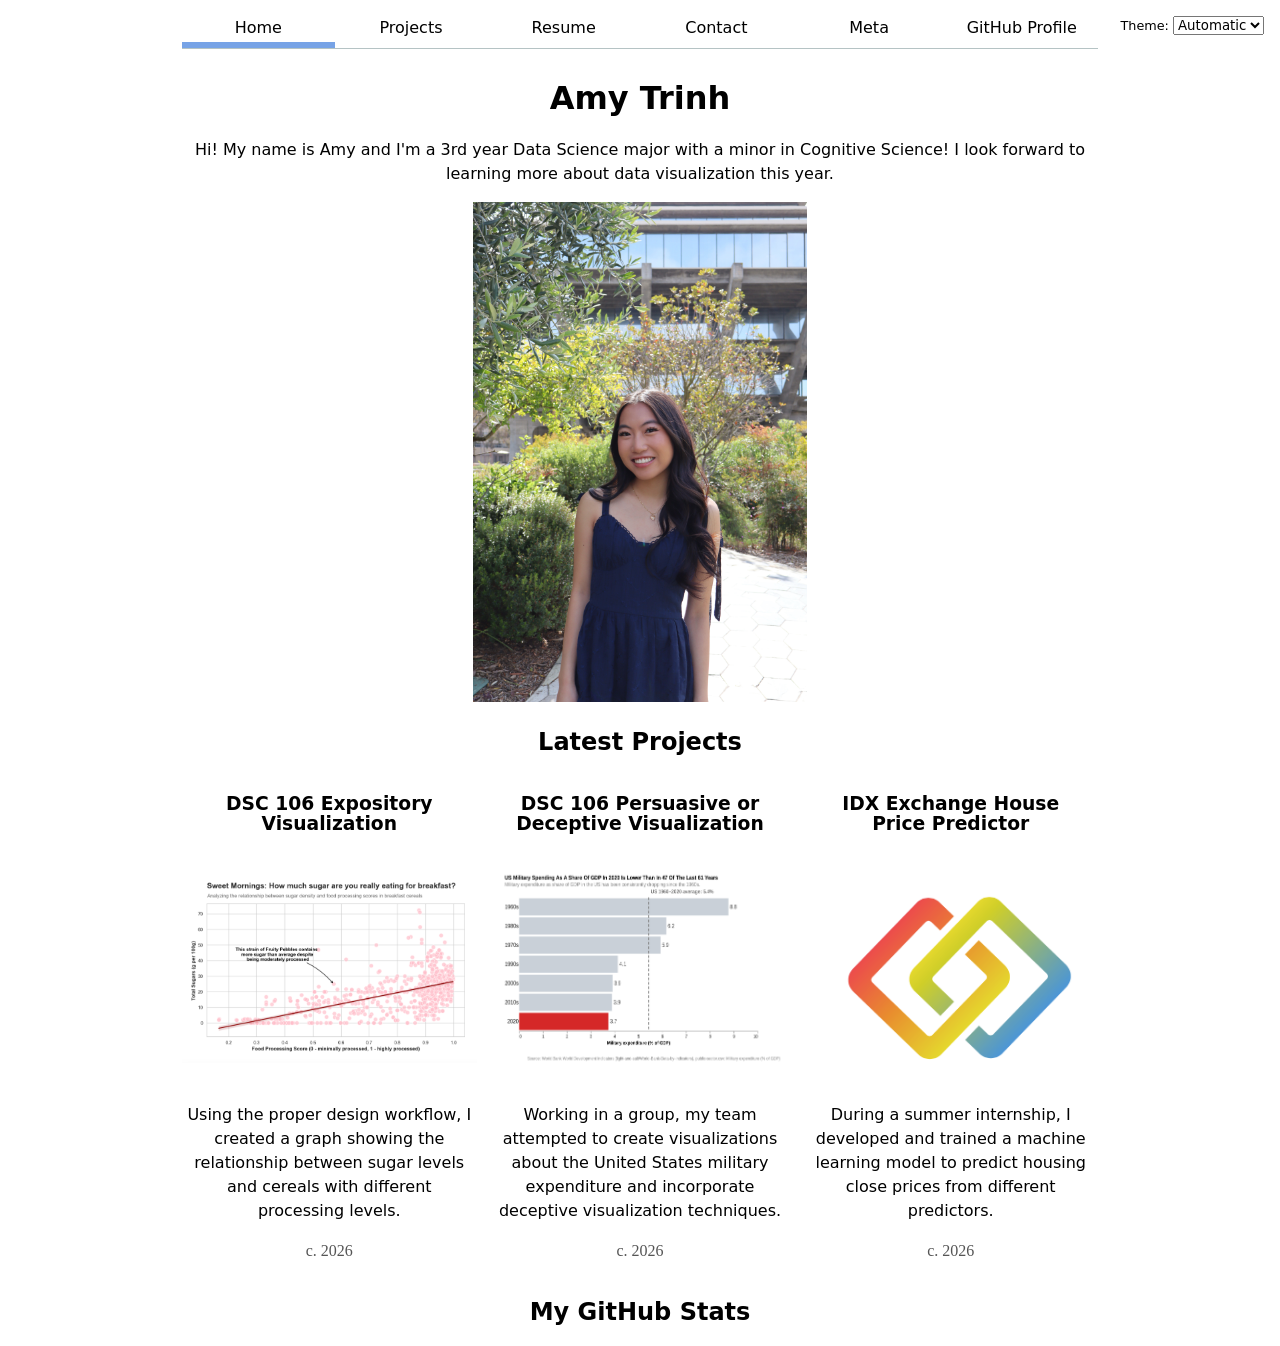
<file: index.html>
<!DOCTYPE html>
<html lang="en">
<head>
    <meta charset="UTF-8">
    <meta name="viewport" content="width=device-width, initial-scale=1.0">
    <script type="module" src="global.js"></script>
    <title>Amy Trinh: Personal Site and Portfolio</title>
    <link rel="stylesheet" href="style.css">
    <script src="index.js" type="module" defer></script>
</head>

<body class="home">

    <h1>Amy Trinh</h1>
    <p>Hi! My name is Amy and I'm a 3rd year Data Science major with a minor in Cognitive Science!
     I look forward to learning more about data visualization this year.   
    </p>
    <img
    src="images/amy_pic.JPG"
    alt="profile picture of amy trinh standing in front of geisel library"
    height="500"
    >

    <h2>Latest Projects</h2>
    <div class="projects">
         <!-- Dynamically added content will appear here -->
    </div>

    <h2>My GitHub Stats</h2>
    <div id="profile-stats"></div>
    
</body>
</html>
</file>
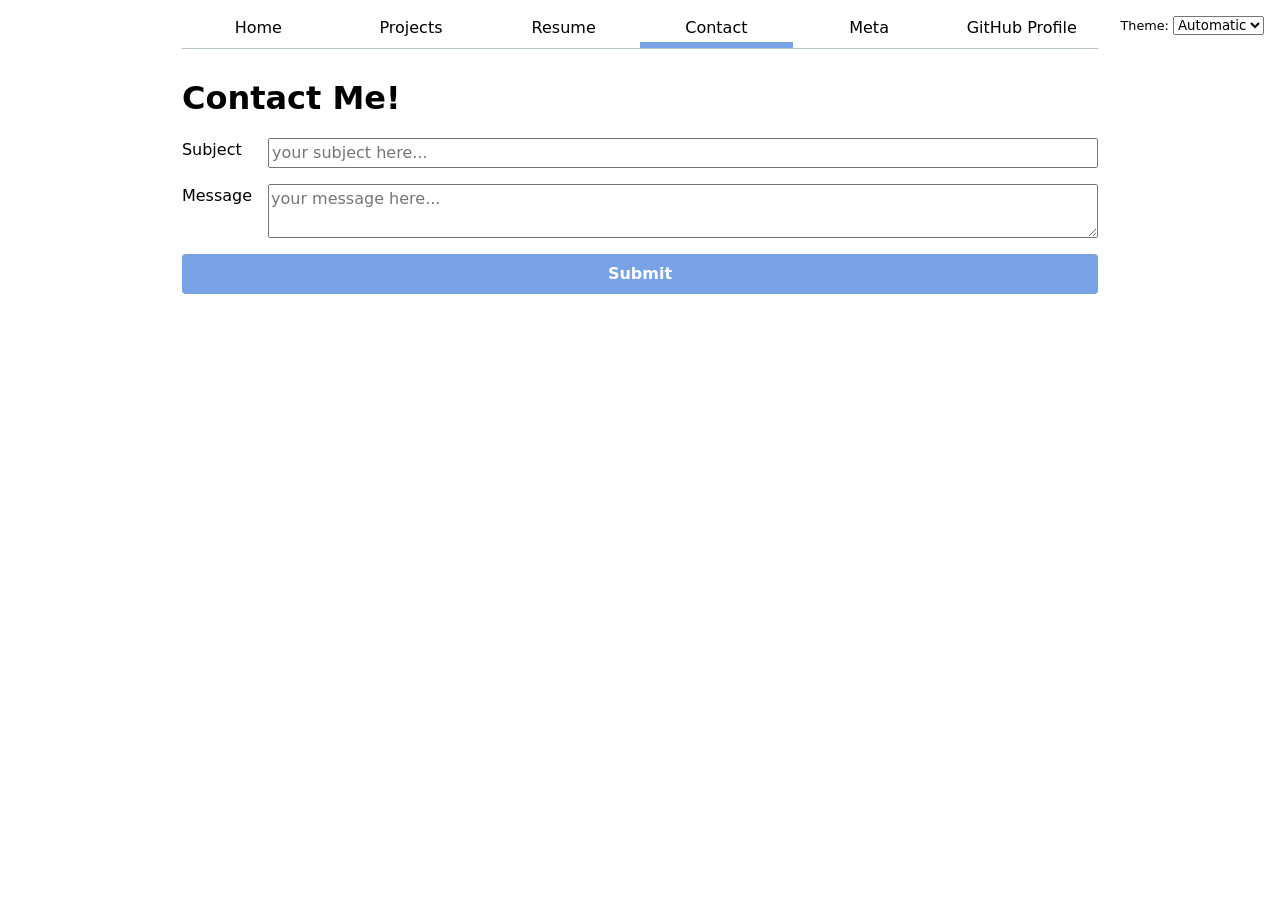
<file: contact/index.html>
<!DOCTYPE html>
<html lang="en">
<head>
    <meta charset="UTF-8">
    <meta name="viewport" content="width=device-width, initial-scale=1.0">
    <title>Contact</title>
    <link rel="stylesheet" href="../style.css">
     <script type="module" src="../global.js"></script>
</head>

<body class="contact">

    <h1>Contact Me!</h1>

    <form action="mailto:a6trinh@ucsd.edu">
        <label>
            Subject
            <input name="subject" placeholder="your subject here...">
        </label>

        <label>
            Message
            <textarea name="body" placeholder="your message here..."></textarea>
        </label>

        <button>Submit</button>
    </form>
    
</body>

</html>
</file>
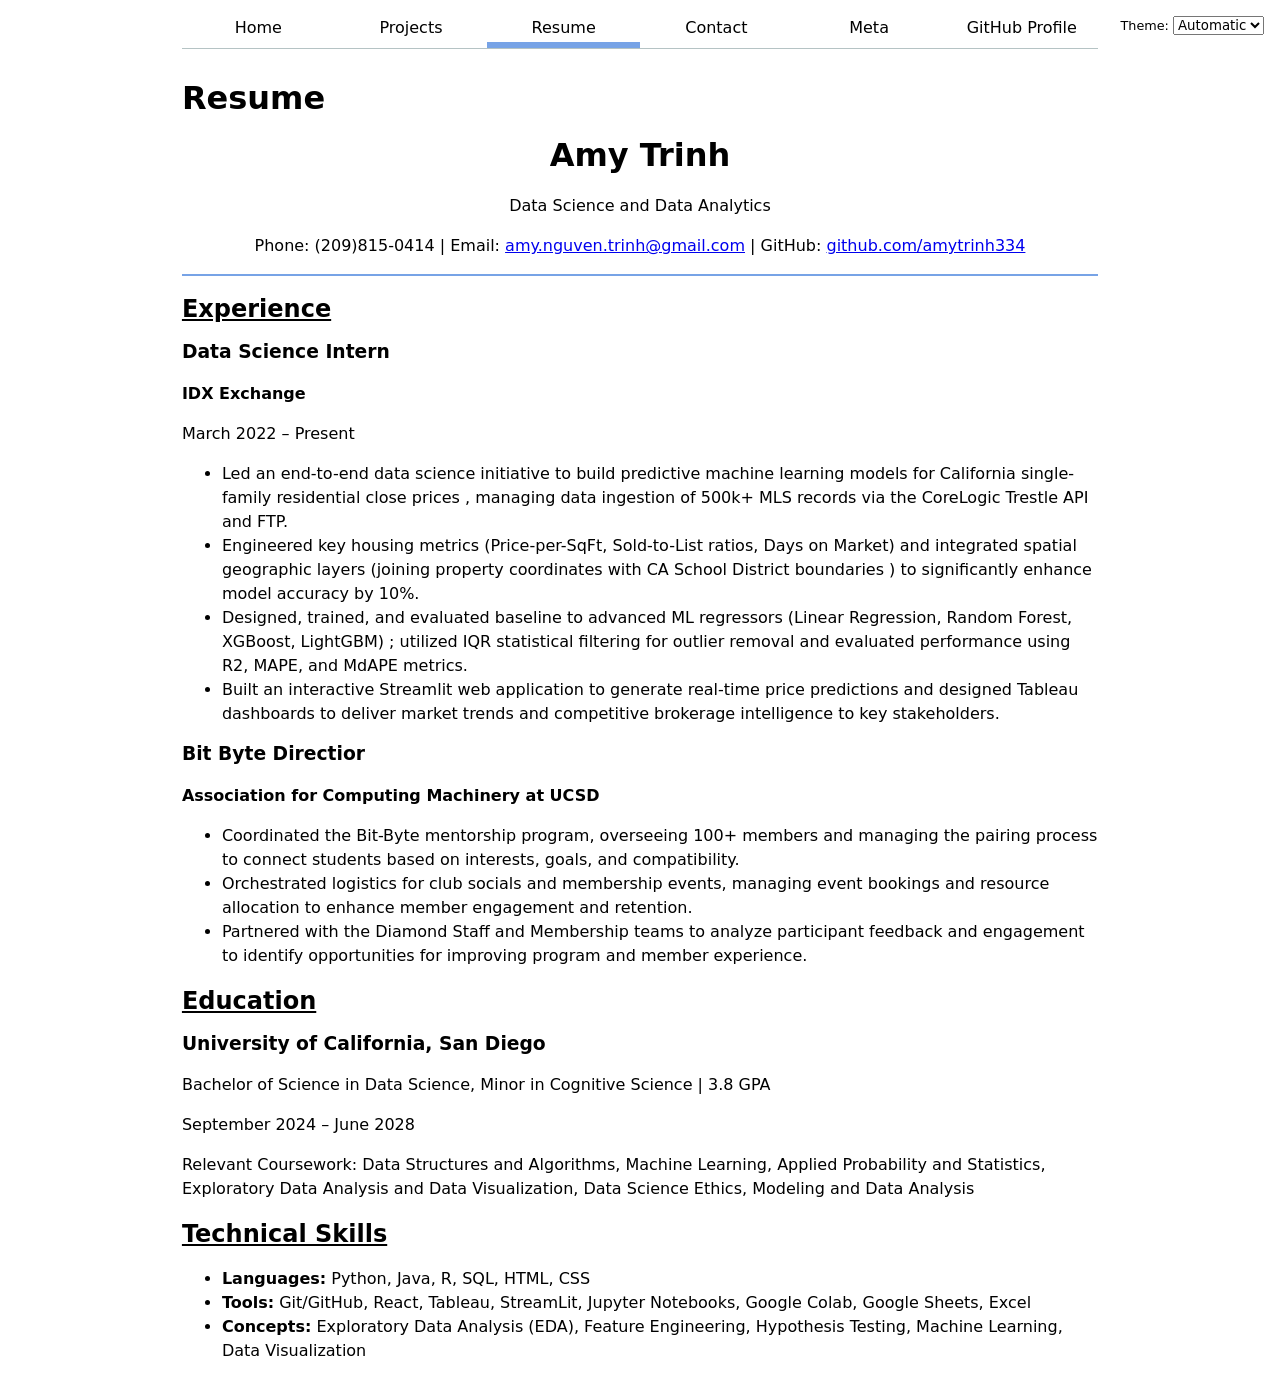
<file: resume/index.html>
<!DOCTYPE html>
<html lang="en">
<head>
    <meta charset="UTF-8">
    <meta name="viewport" content="width=device-width, initial-scale=1.0">
    <title>Resume</title>
    <link rel="stylesheet" href="../style.css">
    <script type="module" src="../global.js"></script>
</head>
<body class="resume">

    <h1>Resume</h1>

    <main>
    <header class="resume_header">
      <h1>Amy Trinh</h1>
      <p>Data Science and Data Analytics</p>
      <p>
        Phone: (209)815-0414 |
        Email: <a href="mailto:amy.nguven.trinh@gmail.com">amy.nguven.trinh@gmail.com</a> | 
        GitHub: <a href="https://github.com/amytrinh334">github.com/amytrinh334</a>
      </p>
    </header>

    <hr>

    <section>
      <h2>Experience</h2>
      
      <article>
        <header>
          <h3>Data Science Intern</h3>
          <p>
            <strong>IDX Exchange</a></strong> 
          </p>
          <p>
            <time datetime="2022-03">March 2022</time> – Present
          </p>
        </header>
        <ul>
          <li>Led an end-to-end data science initiative to build predictive machine learning models for California single-family residential close prices , managing data ingestion of 500k+ MLS records via the CoreLogic Trestle API and FTP.</li>
          <li>Engineered key housing metrics (Price-per-SqFt, Sold-to-List ratios, Days on Market) and integrated spatial geographic layers (joining property coordinates with CA School District boundaries ) to significantly enhance model accuracy by 10%.</li>
          <li>Designed, trained, and evaluated baseline to advanced ML regressors (Linear Regression, Random Forest, XGBoost, LightGBM) ; utilized IQR statistical filtering for outlier removal and evaluated performance using R2, MAPE, and MdAPE metrics.</li>
          <li>Built an interactive Streamlit web application to generate real-time price predictions and designed Tableau dashboards to deliver market trends and competitive brokerage intelligence to key stakeholders.</li>
        </ul>
      </article>


      <article>
        <header>
          <h3>Bit Byte Directior</h3>
          <p><strong>Association for Computing Machinery at UCSD</strong></p>
        </header>
        <ul>
          <li>Coordinated the Bit-Byte mentorship program, overseeing 100+ members and managing the pairing process to connect students based on interests, goals, and compatibility.</li>
          <li>Orchestrated logistics for club socials and membership events, managing event bookings and resource allocation to enhance member engagement and retention.</li>
          <li>Partnered with the Diamond Staff and Membership teams to analyze participant feedback and engagement to identify opportunities for improving program and member experience.</li>
        </ul>
      </article>
    </section>

    <section>
      <h2>Education</h2>
      
      <article>
        <header>
          <h3>University of California, San Diego</h3>
          <p>Bachelor of Science in Data Science, Minor in Cognitive Science | 3.8 GPA</p>
          <p>
            <time datetime="2024-09">September 2024</time> – <time datetime="2028-06">June 2028</time>
          </p>
        </header>
        <p>Relevant Coursework: Data Structures and Algorithms, Machine Learning, Applied Probability and Statistics, Exploratory Data Analysis and Data Visualization, Data Science Ethics, Modeling and Data Analysis</p>
      </article>
    </section>


    <section>
      <h2>Technical Skills</h2>
      <ul>
        <li><strong>Languages:</strong> Python, Java, R, SQL, HTML, CSS</li>
        <li><strong>Tools:</strong> Git/GitHub, React, Tableau, StreamLit, Jupyter Notebooks, Google Colab, Google Sheets, Excel</li>
        <li><strong>Concepts:</strong> Exploratory Data Analysis (EDA), Feature Engineering, Hypothesis Testing, Machine Learning, Data Visualization</li>
      </ul>
    </section>
  </main>


    
</body>
</html>
</file>
<file: style.css>
/* Global Stuff */ 


html {
  --color-accent: #77a3e6;
  accent-color: var(--color-accent);
  color-scheme: light dark;
}

body {
  /* Set line height to 1.5 times the font size
	   and use the OS’s UI font as the website font
	 */
  font: 100%/1.5 system-ui;
  max-width: 90ch;
  margin-inline: auto;
  padding-left: 5ch;
  padding-right: 5ch;
}

h1, h2, h3, h4, h5, h6 {
  line-height: 1.1;
  text-wrap: balance;
}

/* Home Styles */
.home{
  text-align: center;
}


/* Nav Bar Styles */

nav {
  display: flex;
  margin-bottom: 2em; 
  border-bottom: 1px solid oklch(80% 3% 200); 
  --border-color: oklch(50% 10% 200 / 40%); 
  border-bottom-color: var(--border-color);
}

nav a {
  flex: 1;
  text-decoration: none;
  color: inherit;
  text-align: center;
  padding: 0.5em;
}

nav a.current {
  border-bottom: 0.4em solid var(--color-accent);
  padding-bottom: 0.1em; 
}


nav a:hover {
  border-bottom: 0.4em solid var(--color-accent);
  padding-bottom: 0.1em; 
  background-color: color-mix(in oklch, var(--color-accent), canvas 85%);
}

.color-scheme {
  position: absolute; 
  top: 1rem; 
  right: 1rem;
  font-size: 80%; 
}

.color-scheme select {
  font-family: inherit; 
}

/* Home Page Styles */


/* Contact Form Styles */
input, textarea, button {
  font: inherit;
}

form {
  display: grid;
  grid-template-columns: auto 1fr;
  gap: 1em;
}

form label, 
form button {
  grid-column: 1 / -1;
}

form label {
  display: grid;
  grid-template-columns: subgrid;
}

form button {
  background-color: var(--color-accent);
  color: white; 
  border: none;
  padding: 0.5em 1em;
  border-radius: 0.25em; 
  cursor: pointer;
  font-weight: bold;
}

form button:hover {
  filter: brightness(0.9);
}


/* Project Page Styles */
.projects {
  display: grid;
  grid-template-columns: repeat(auto-fill, minmax(15em, 1fr));
  gap: 1em;
}

.projects article {
  display: grid;
  grid-row: span 3;
  grid-template-rows: subgrid;
}

.projects h2 {
  margin: 0;
}

.project h1 {
  font-size: 300%;
}
.projects article img {
  max-width: 100%;
  height: auto;
  object-fit: cover;
}

.project-year {
  font-family: Baskerville, serif; 
  font-variant-numeric: oldstyle-nums; 
  color: #555; 
}

#projects-plot {
  max-width: 20em;
  margin-block: 2em;

  overflow: visible;
}


.container {
  display: flex;
  align-items: center;
  gap: 2rem;
}

.legend {
  display: grid;
  grid-template-columns: repeat(auto-fill, minmax(9em, 1fr)); 
  flex: 1; 
  gap: 1em;
  padding: 0;
  margin: 0;
  list-style: none; 
  border: 1px solid #ccc; 
  border-radius: 8px;
  padding: 1rem;
}

.legend li {
  display: flex;
  align-items: center; 
  gap: 0.5em; 
}

.swatch {
  display: inline-block;
  width: 1em;
  aspect-ratio: 1 / 1; 
  background-color: var(--color); 
  border-radius: 50%; 
}

.searchBar {
  width: 100%;
  box-sizing: border-box;
  padding: 0.75rem;
  margin: 2rem 0; 
  font-size: 1rem;
  border: 1px solid #888;
  border-radius: 4px;
}

svg:has(path:hover) path:not(:hover) {
  opacity: 0.5;
}

path {
  transition: 300ms;
  cursor: pointer;
}

.selected {
  --color: oklch(60% 45% 0) !important;
}

.selected:is(path) {
  fill: var(--color);
}






/* Resume Page Styles */
.resume_header{
  text-align: center;
}

.resume hr {
  border: none;
  border-top: 2px solid var(--color-accent);
}

.resume h2{
  text-decoration: underline;
}




#profile-stats dl {
  display: grid;
  grid-template-columns: repeat(4, 1fr); 
}

/* Force all labels to the first row */
#profile-stats dt {
  grid-row: 1;
}

/* Force all numbers to the second row */
#profile-stats dd {
  grid-row: 2;
  margin: 0; 
}



/* Meta Page */
#stats h2 {
  margin-bottom: 1rem;
}

.stats {
  display: grid;
  grid-template-columns: repeat(6, 1fr);
  gap: 1rem;
  font-family: sans-serif;
  margin: 0;
  padding: 1.5rem;
  background-color: #f9f9f9;
  border-radius: 8px;
  border: 1px solid #e0e0e0;
}

.stats dt {
  font-size: 0.75rem;
  text-transform: uppercase;
  color: #666;
  margin-bottom: 0.25rem;
}

.stats dd {
  font-size: 2rem;
  margin: 0;
  font-weight: 300;
}

.gridlines .domain {
  display: none;
}

.gridlines .tick line {
  stroke: #e0e0e0;
  stroke-opacity: 0.7;
}

dl.info {
  display: grid;
  grid-template-columns: max-content auto; 
  gap: 0.5em; 
  margin: 0;
  background-color: rgba(255, 255, 255, 0.9);
  padding: 1em;
  border-radius: 8px;
  box-shadow: 0 4px 10px rgba(0, 0, 0, 0.1);
}

dl.info dt {
  color: #666;
  font-weight: normal;
  margin: 0;
}

dl.info dd {
  margin: 0; 
  font-weight: bold;
}

.tooltip {
  position: fixed;
  top: 1em;
  left: 1em;
}

circle {
  transition: 200ms;
  transform-origin: center;
  transform-box: fill-box;
  @starting-style {
    r: 0;
  }
}

circle:hover {
  transform: scale(1.5);
}

dl.info {
  display: grid;
  grid-template-columns: max-content auto;
  gap: 0.5em;
  margin: 0;
  
  background-color: rgba(255, 255, 255, 0.8);
  backdrop-filter: blur(5px); 
  box-shadow: 0 4px 12px rgba(0, 0, 0, 0.15); 
  border-radius: 8px;
  padding: 1em; 
  
  transition-duration: 500ms;
  transition-property: opacity, visibility;
}

dl.info[hidden]:not(:hover, :focus-within) {
  opacity: 0;
  visibility: hidden;
}

@keyframes marching-ants {
  to {
    stroke-dashoffset: -8; /* 5 + 3 */
  }
}

.selection {
  fill-opacity: 0.1;
  stroke: black;
  stroke-opacity: 0.7;
  stroke-dasharray: 5 3;
  animation: marching-ants 2s linear infinite;
}

circle.selected {
  fill: #ff6b6b;
}


#time-filter {
  display: flex;
  flex: 1;
  align-items: baseline;
  margin-bottom: 1rem;
}

#time-filter label {
  display: flex;
  flex: 1;
  align-items: baseline;
  gap: 0.75rem;
}

#commit-time {
  margin-left: auto;
}

#commit-progress {
  flex: 1;
  -webkit-appearance: none;
  appearance: none;
  height: 6px;
  border-radius: 999px;
  background: linear-gradient(
    to right,
    var(--color-accent) 0%,
    var(--color-accent) var(--progress, 100%),
    #ddd var(--progress, 100%),
    #ddd 100%
  );
  cursor: pointer;
}

#commit-progress::-webkit-slider-thumb {
  -webkit-appearance: none;
  appearance: none;
  width: 16px;
  height: 16px;
  border-radius: 50%;
  background: var(--color-accent);
  cursor: pointer;
}

#files {
  display: grid;
  grid-template-columns: minmax(0, 1fr) minmax(0, 2fr);
  gap: 0.5rem 1rem;
}

#files > div {
  grid-column: 1 / -1;
  display: grid;
  grid-template-columns: subgrid;
}

#files dt {
  grid-column: 1;
  min-width: 0;
  overflow-wrap: anywhere;
}

#files dt small {
  display: block;
  font-size: 0.75em;
  opacity: 0.6;
}

#files-plot {
  position: sticky;
  top: 1rem;
  left: 0;
  bottom: auto;
  align-self: flex-start;
  min-width: 0;
}

#files dd {
  grid-column: 2;
  display: flex;
  flex-direction: row;
  flex-wrap: wrap;
  align-items: start;
  align-content: start;
  gap: 0.15em;
  padding-top: 0.6em;
  margin-left: 0;
  min-width: 0;
}

@keyframes fadeInDot {
  from {
    opacity: 0;
    transform: scale(0);
  }
  to {
    opacity: 1;
    transform: scale(1);
  }
}

.loc {
  display: flex;
  width: 0.5em;
  aspect-ratio: 1;
  background: var(--color);
  border-radius: 50%;
  animation: fadeInDot 350ms ease forwards;
}

#scrolly-1,
#scrolly-2 {
  position: relative;
  display: flex;
  gap: 2rem;
  margin-bottom: 4rem;
}

#scrolly-1 > *,
#scrolly-2 > * {
  flex: 1;
}

#scatter-story,
#files-story {
  position: relative;
}

#scatter-plot,
#files-plot {
  position: sticky;
  top: 1rem;
  left: 0;
  bottom: auto;
  align-self: flex-start;
}

.step {
  padding-bottom: 1.5rem;
}
</file>
